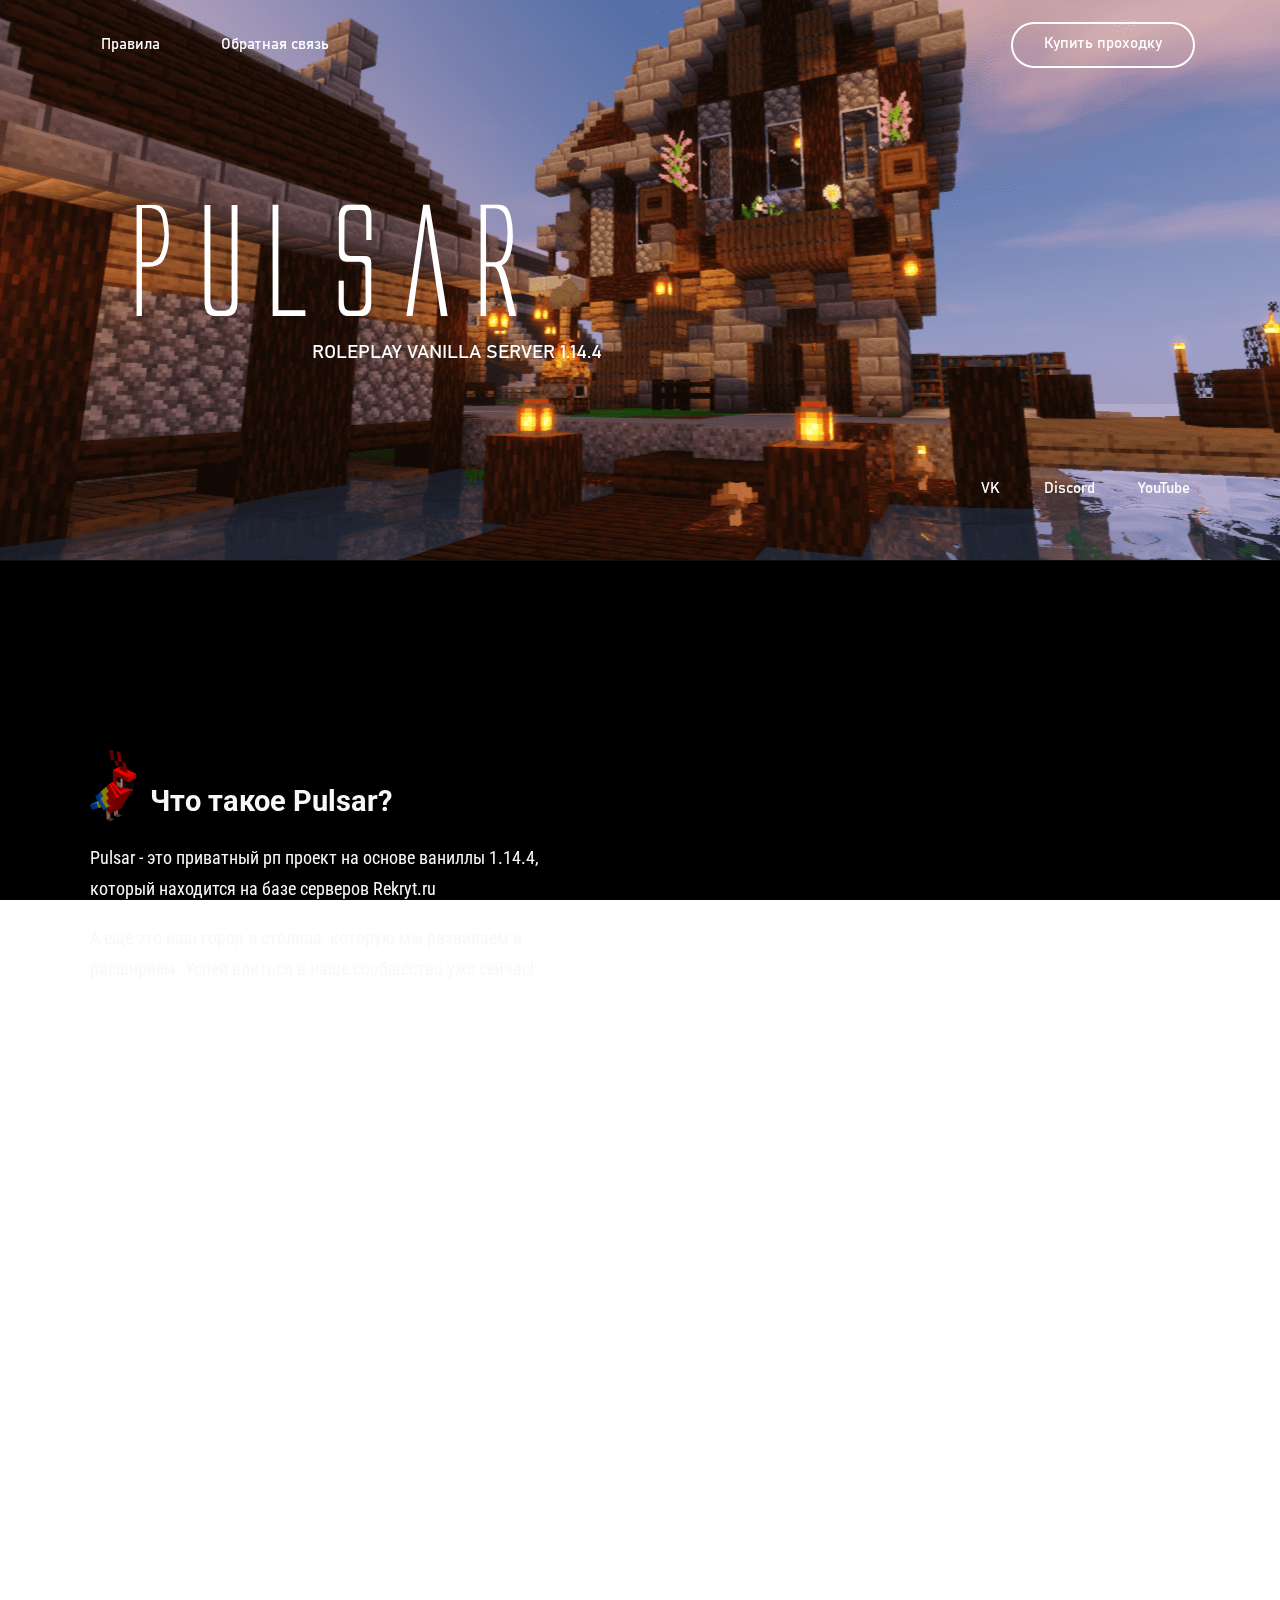
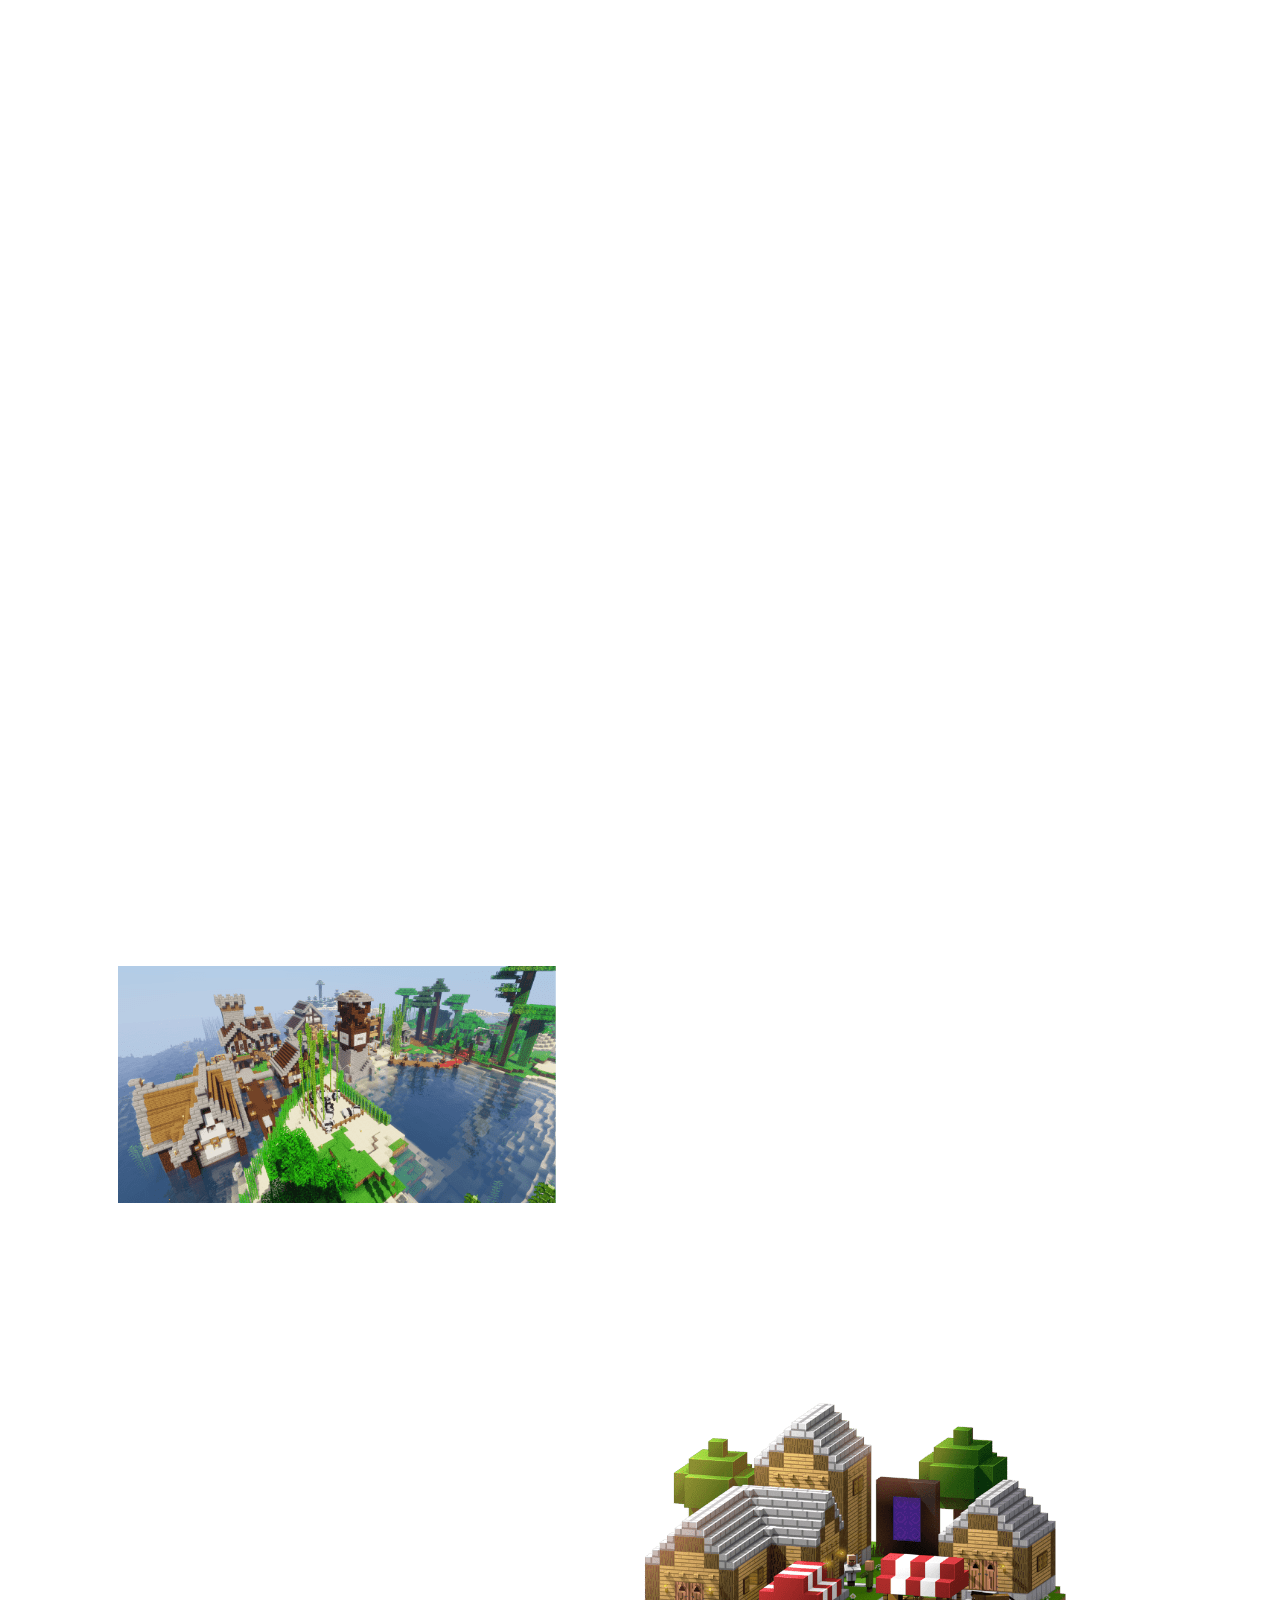
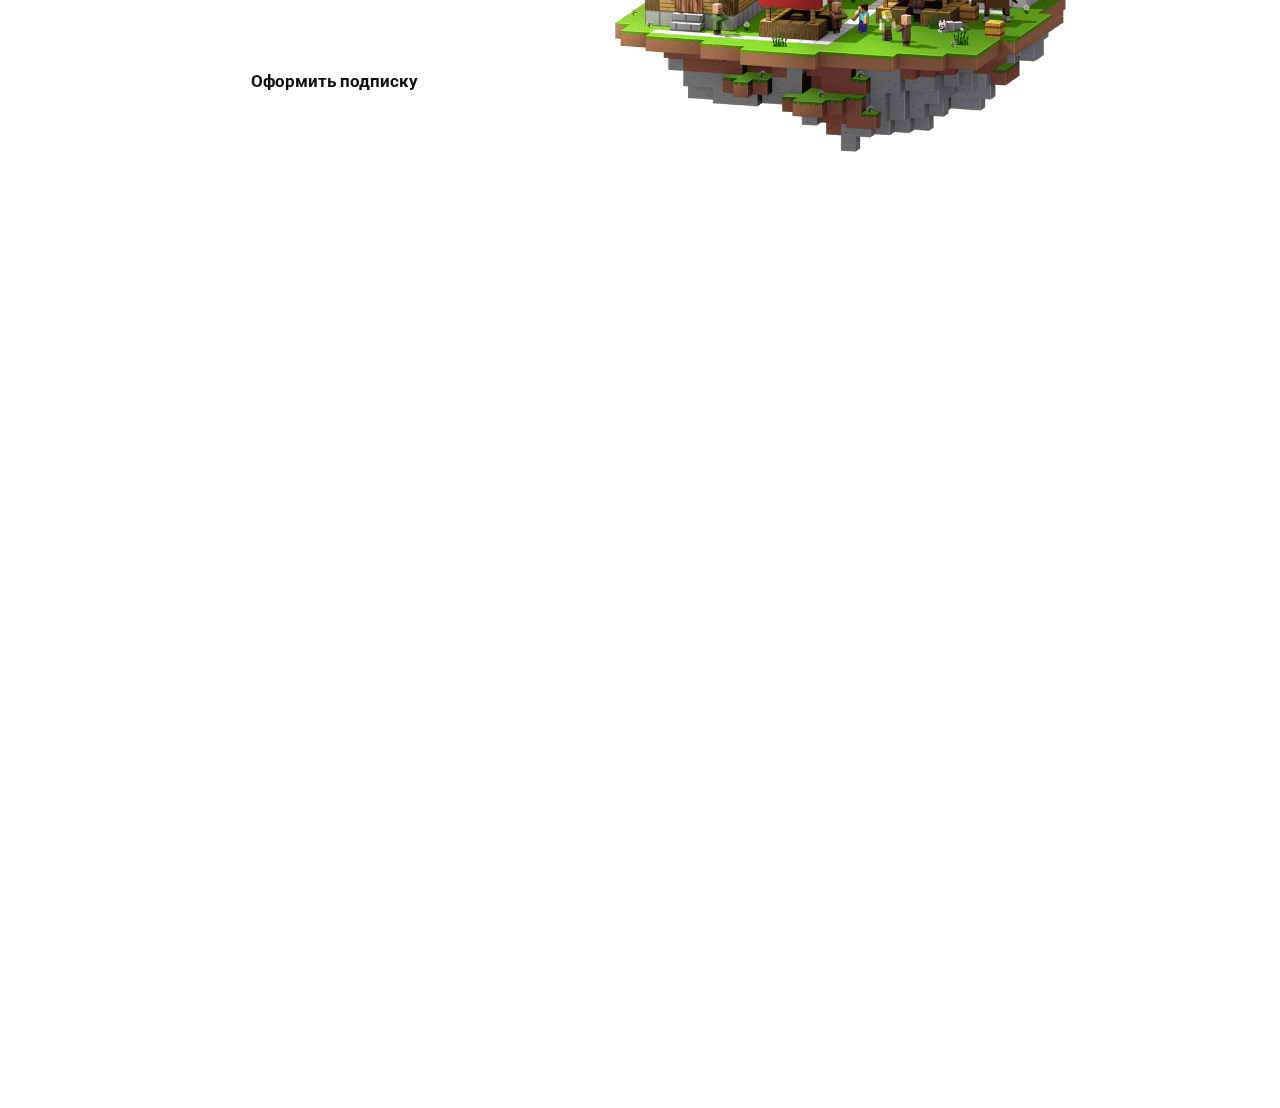
<file: index.html>
<!DOCTYPE html>
<html lang="ru">
<head>
    <!-- Required meta tags -->
    <META NAME="ROBOTS" CONTENT="INDEX, FOLLOW">
    <meta charset="utf-8">
    <title>Ролевой сервер Pulsar</title>
    <meta name="description" content="Ролевой сервер Pulsar на верси 1.14.4 в minecraft">
    <meta name="keywords" content="майнкрафт, сервер, ролевой, рп, ролевые, minecraft, rp, roleplay, pulsar, пульсар, рекрут, rekryt.ru, 1.14.4">
    <meta name="verification" content="ef73a042108003fddb7477594b5ca2" />
    <!-- OG Tags -->
    <meta property="og:title" content="Ролевой сервер Pulsar">
    <meta property="og:description" content="Ролевой сервер Pulsar на верси 1.14.4 в minecraft">
    <meta property="og:type" content="article">
    <meta property="og:image" content="https://pulsar.rekryt.ru/img/ogimage.jpg">
    <meta property="og:site_name" content="Ролевой сервер Pulsar">
    <meta name="viewport" content="width=device-width, initial-scale=1, shrink-to-fit=no">
    <!-- FAVICON -->
    <link rel="icon" href="https://pulsar.rekryt.ru/img/favicon.ico" type="image/x-icon">
    <link rel="shortcut icon" href="https://pulsar.rekryt.ru/favicon.ico" type="image/x-icon">
    <!-- Styles -->
    <link href="https://fonts.googleapis.com/css?family=Roboto+Condensed:300,400|Roboto:700&display=swap" rel="stylesheet">
    <link rel="stylesheet" href="css/animate.css">
    <link rel="stylesheet" href="css/normalize.css">
    <link rel="stylesheet" href="css/main.css">
    <link rel="stylesheet" href="css/media.css">
</head>
<body>
    <canvas width="1440" height="1481"></canvas>
    
    <header class="animated fadeIn">
        <div class="container">
           <nav>
               <ul class="menu-box">
                   <li class="menu-item"><a href="https://sijunma.github.io/pulsar/rules/rules.html">Правила</a></li>
                   <li class="menu-item"><a id="feedback">Обратная связь</a></li>
               </ul>
               <a href="#offer" class="go-to chost-btn">Купить проходку</a>
           </nav>
           <div class="h1-wrapper">
               <h1>Pulsar</h1>
                <p>Roleplay vanilla server 1.14.4</p>
           </div>
           <ul class="social-box">
               <li class="social-item"><a href="#">VK</a></li>
               <li class="social-item"><a href="https://discord.gg/qGWyCP">Discord</a></li>
               <li class="social-item"><a href="https://www.youtube.com/channel/UCdKNWoR7jgcVMbKkwv-3Ohg">YouTube</a></li>
           </ul>
        </div>
    </header>

    <section id="about">
        <div class="container">
            <div class="about-wrapper">
                <h2>Что такое Pulsar?</h2>
                <p>Pulsar - это приватный рп проект на основе ваниллы 1.14.4, который находится на базе серверов Rekryt.ru</p>
                <p>А еще это наш город и столица, которую мы развиваем и расширяем. Успей влиться в наше сообщество уже сейчас!</p>
            </div>

            <img src="img/about-img.png" height="296" width="308" class="hidden scroll1 animated">
        </div>
    </section>

    <section id="about-img" class="hidden scroll2 animated">
    </section>

    <section id="triggers">
        <div class="container">
            <h2>В мире Pulsar вы встретите</h2>
            <ul class="trigger-box">
                <li class="trigger-item hidden scroll3 animated">
                Дружное коммюнити</li>
                <li class="trigger-item hidden scroll3 animated delay-1s">
                Ролевые должности</li>
                <li class="trigger-item hidden scroll3 animated delay-2s">
                Интерактивы и ивенты</li>
            </ul>

            <div class="tr-des-wrapper">
                <img src="img/tr-bg.png" width="438" height="237">
                <p class="triggers-des">Ролевой проект, это не просто ванильное выживание, а настоящая вторая жизнь в игре. Вы можете взаимодействовать с игроками от лица своего персонажа, строить добрые взаимоотношения или плести интриги, а так же основывать города или укреплять статус в уже существующих. Ваши пути развития неограниченны!
                </p>
            </div>
        </div>
    </section>

    <section id="offer">
        <div class="container flex-center">
            <div class="offer-wrapper">
                <p>Присоединяйся!</p>
                <b>Всего 650₽</b>
                <p>НАВСЕГДА!</p>
                <a id="buy" href="https://www.donationalerts.com/r/pulsar_rekryt" class="wh-btn">Оформить подписку</a>
            </div>
            <img src="img/offer-bg.png" width="451" height="349" class="box bounce-1">
        </div>
        <div class="container">
<!--             <h3>Несколько способов оплаты:</h3>
            <ul class="pay-box">
                <li class="pay-item d-a"><a href="https://www.donationalerts.com/r/pulsar_rekryt" title="Donation Alerts">Donation<span>Alerts</span></a></li>
                <li class="pay-item sb"><a href="#s" title="Сбербанк"><i class="visually-hidden">Сбербанк России</i></a></li>
                <li class="pay-item up"><a href="#" title="UnitPay"><i class="visually-hidden">UnitPay</i></a></li>
                <li class="pay-item ya"><a href="https://money.yandex.ru/to/410015235949336/650" title="Яндекс Деньги"><span>Я</span>ндекс</a></li>
                <li class="pay-item pb"><a href="https://privatbank.ua/ru/sendmoney?payment=1c28195360" title="ПриватБанк Украины"><i class="visually-hidden">ПриватБанк Украины</i></a></li>
            </ul> -->
        </div>
    </section>

    <footer class="hidden scroll2 animated">

            <p>2020 © Pulsar    |    Все права защищены   |   IP:rekryt.ru</p>

    </footer>

        <section>
            <div class="dark-wrapper popup-text popup-feedback">
                <div class="popup-main center">
                    <h3>Написать руководству проекта</h3>
                    <button class="close-btn close-btn" type="button"></button>

                    <p>Вы можете написать нам письмо со своими предложениями, техническими вопросами, о проблемах с оплатой</p>

                    <form method="post" action="isterikaa76@mail.ru">
                        <p>
                            <label for="msg-title" class="visually-hidden">Тема письма</label>
                            <input class="popup-area" id="msg-title" type="text" name="title" placeholder="Тема" required>
                        </p>
                        <p>
                            <label for="msg-email" class="visually-hidden">Тема письма</label>
                            <input class="popup-area" id="msg-email" type="email" name="email" placeholder="Ваш e-mail" required>
                        </p>
                        <p>
                            <label for="msg-email" class="visually-hidden">Тема письма</label>
                            <textarea class="popup-area popup-textarea" id="msg-text" type="text" name="message" placeholder="Текст письма" required></textarea>
                        </p>
                        <button type="submit" class="wh-btn popup-btn">Отправить</button>
                    </form>


                </div>
            </div>
            
        </section>

<!--         <section>
            <div class="dark-wrapper popup-buy">
                <div class="popup-main center">
                    <h3>Выберите способ оплаты</h3>
                    <button class="close-btn close-btn" type="button"></button>

                    <div class="pay-box-wrapper">
                        <ul class="pay-box">
                            <li class="pay-item d-a"><a href="https://www.donationalerts.com/r/pulsar_rekryt" title="Donation Alerts">Donation<span>Alerts</span></a></li>
                            <li class="pay-item sb"><a href="#s" title="Для оплаты свяжитесь с нами через сайт"><i class="visually-hidden">Сбербанк России</i></a></li>
                            <li class="pay-item ya"><a href="https://money.yandex.ru/to/410015235949336/650" title="Яндекс Деньги"><span>Я</span>ндекс</a></li>
                            <li class="pay-item pb"><a href="https://privatbank.ua/ru/sendmoney?payment=1c28195360" title="ПриватБанк Украины"><i class="visually-hidden">ПриватБанк Украины</i></a></li>
                        </ul>

                        <div>
                            <div class="UP-wrapper"> 
                                <a href="#" class="up" title="UnitPay"><i class="visually-hidden">UnitPay</i></a>
                                <p>Профессиональный платежный инструмент
                                с несколькими способами оплаты</p>
                            </div>

                            <img src="img/up-ways.png">
                        </div>
                    </div>


                </div>
            </div>
            
        </section> -->

<script src="https://code.jquery.com/jquery-3.2.1.min.js"></script>
<script type="text/javascript" src="js/main.js"></script>



</body>
</html>
</file>
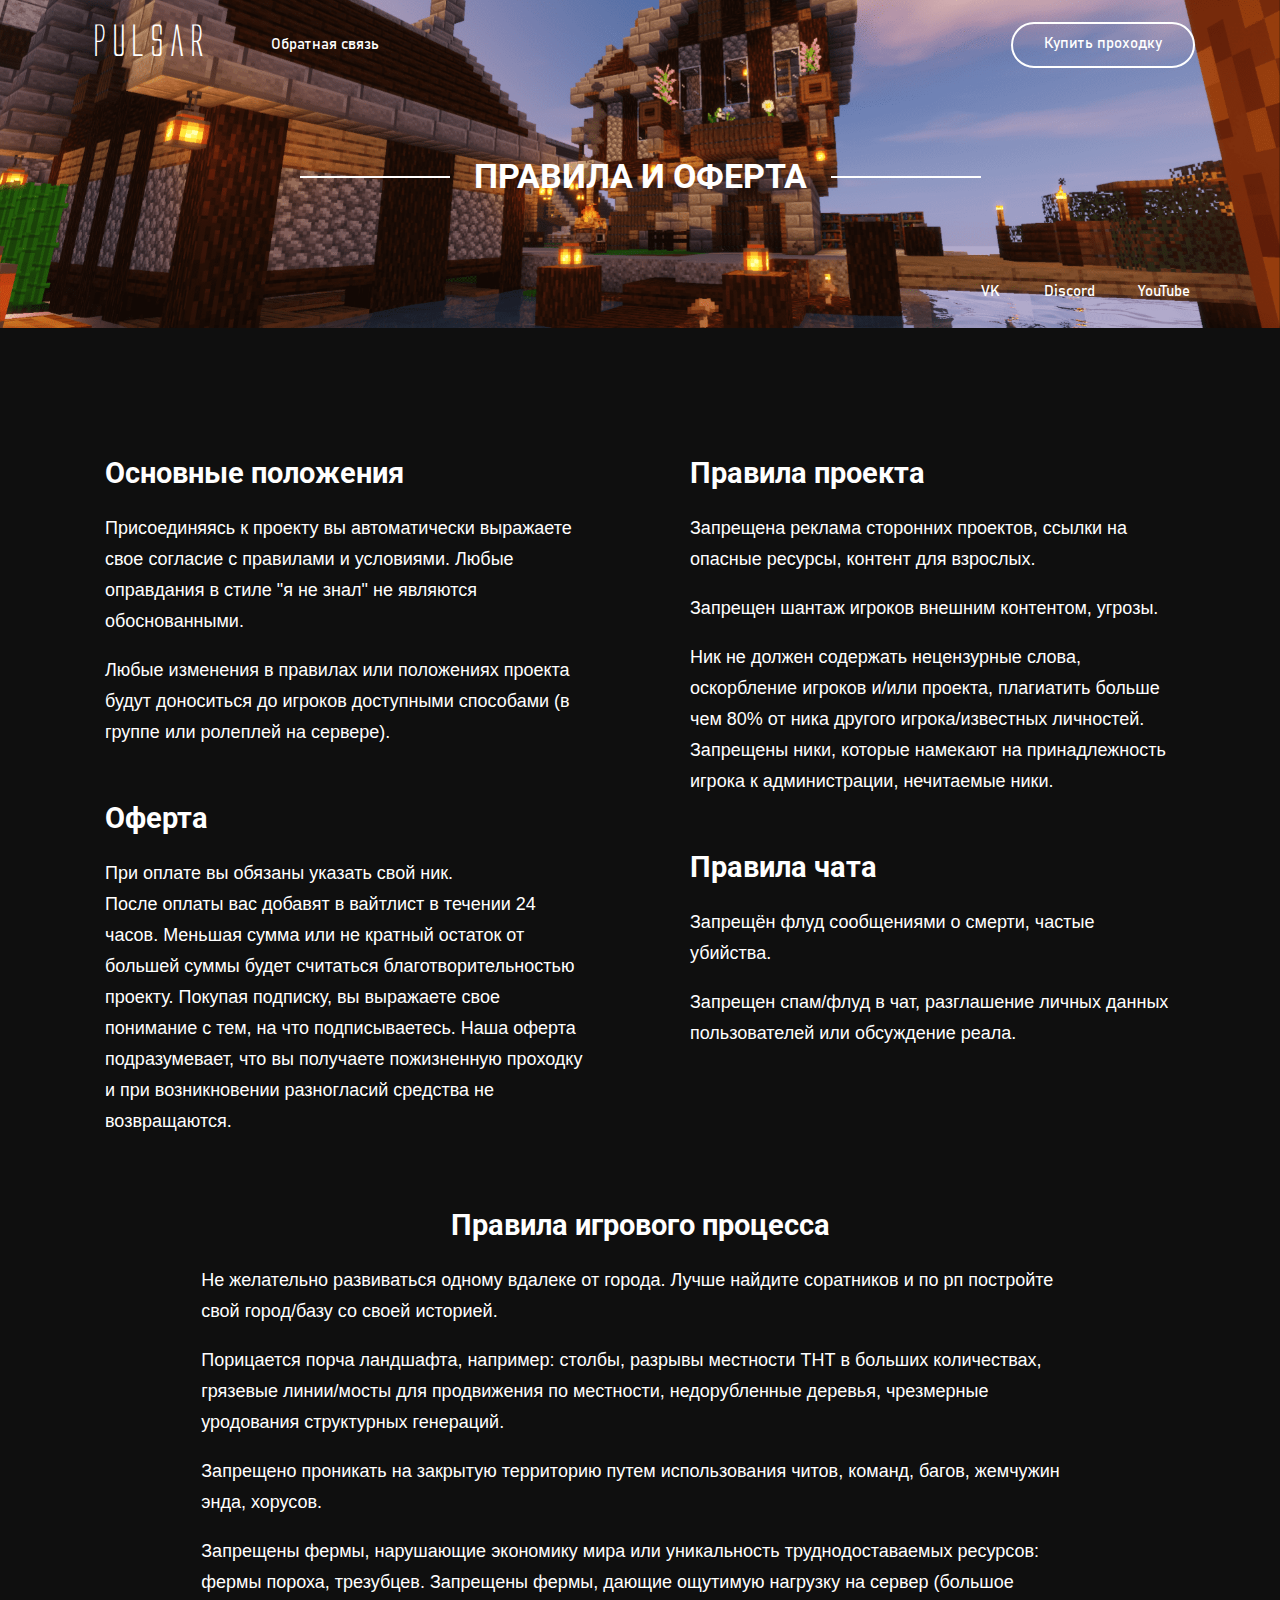
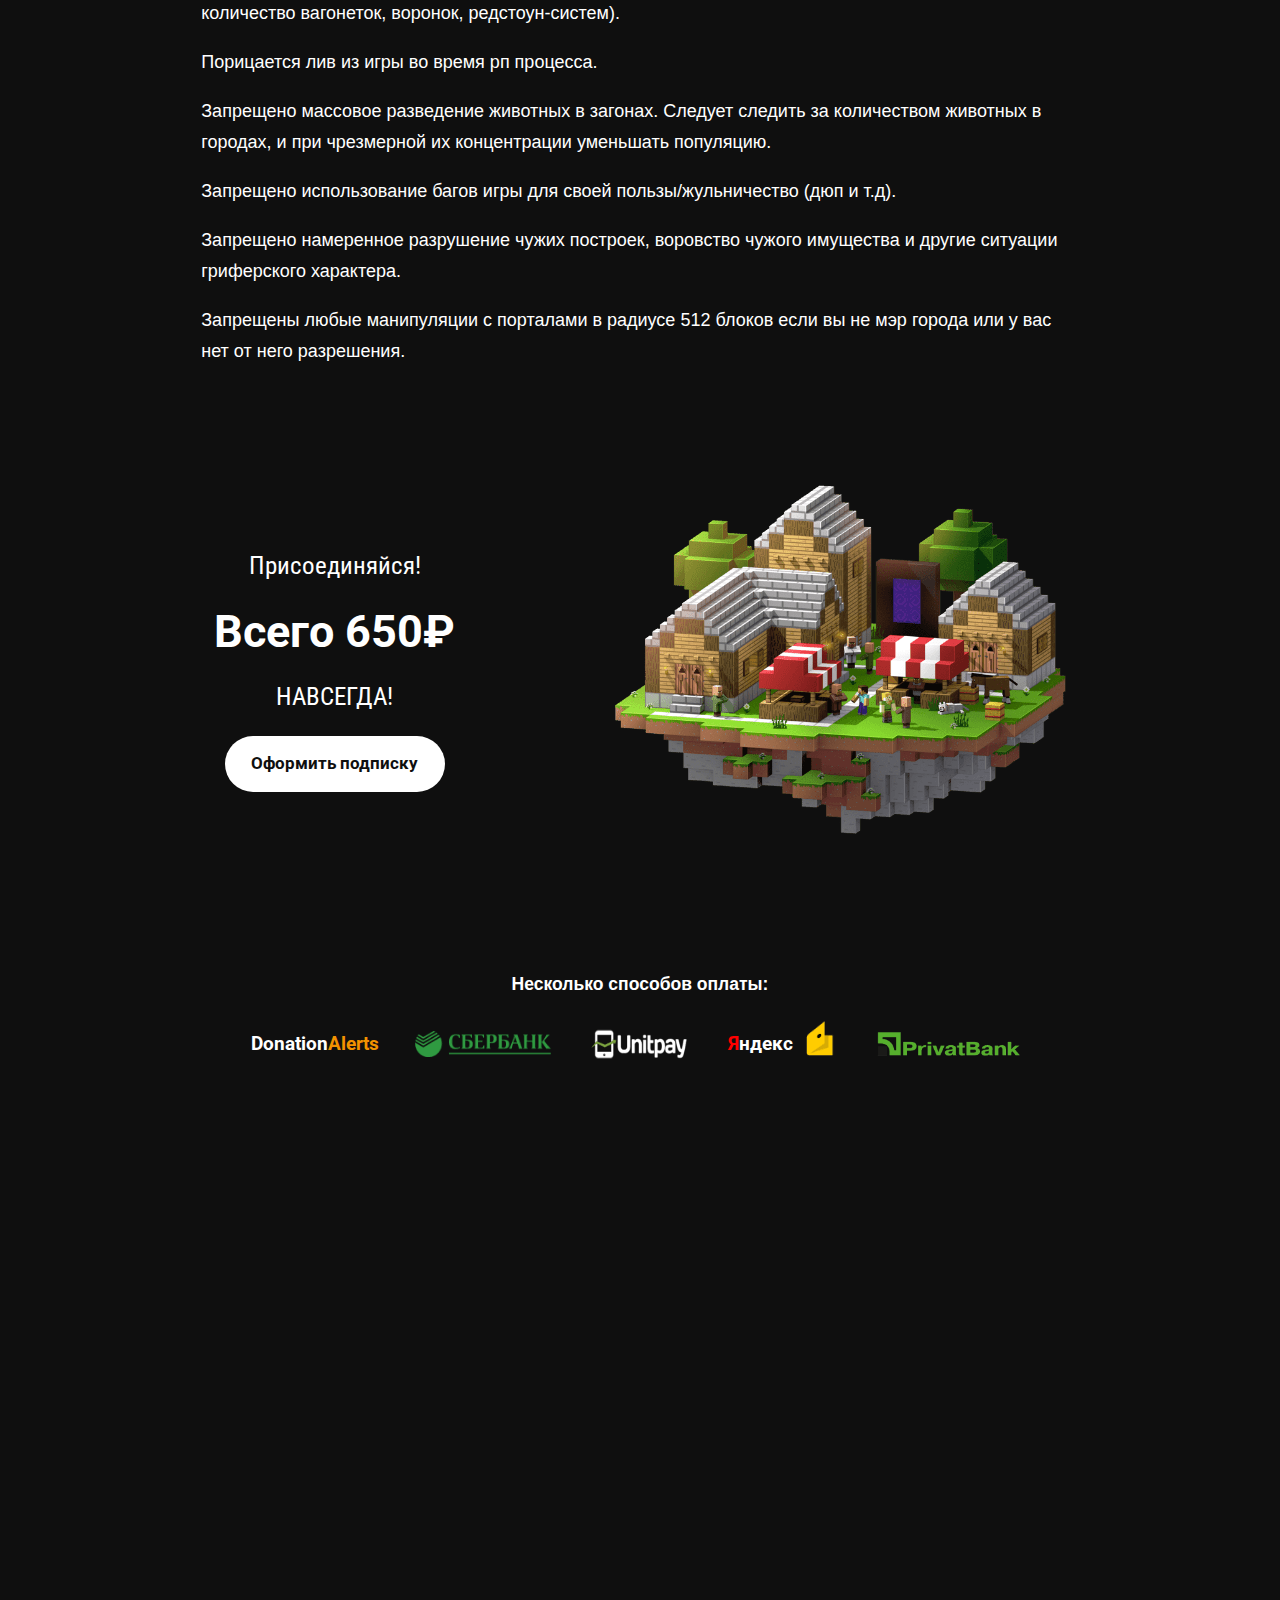
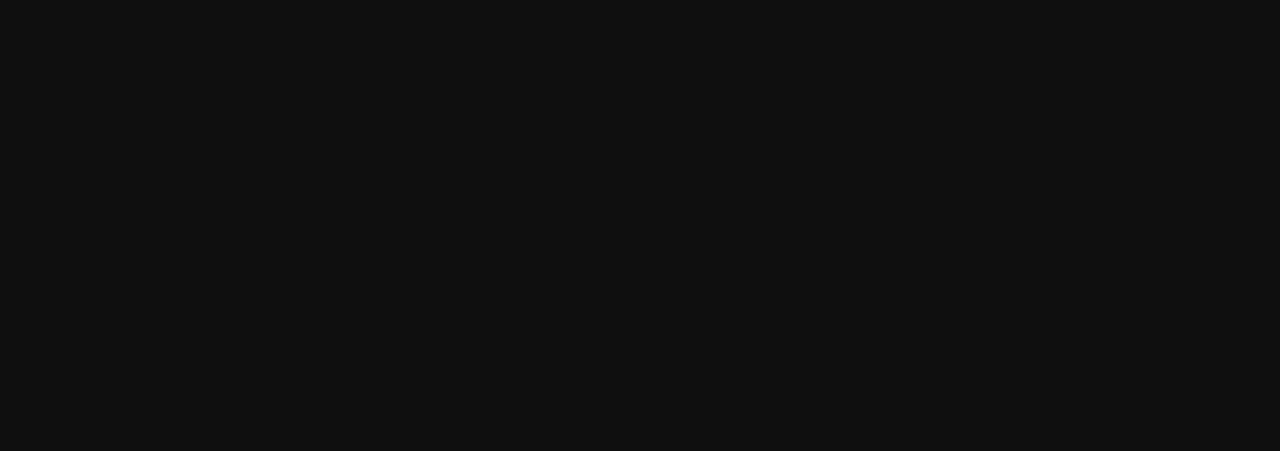
<file: rules/rules.html>
<!DOCTYPE html>
<html lang="ru">
<head>
    <!-- Required meta tags -->
    <meta charset="utf-8">
    <meta name="viewport" content="width=device-width, initial-scale=1, shrink-to-fit=no">
    <meta name="verification" content="ef73a042108003fddb7477594b5ca2" />
    <link href="https://fonts.googleapis.com/css?family=Roboto+Condensed:300,400|Roboto:700&display=swap" rel="stylesheet">
    <link rel="stylesheet" href="css/animate.css">
    <link rel="stylesheet" href="css/normalize.css">
    <link rel="stylesheet" href="css/main.css">
    <link rel="stylesheet" href="css/media.css">

</head>
<body class="page">
    
    <header class="animated fadeIn">
        <div class="container">
           <nav>
               <ul class="menu-box">
                    <li class="menu-item logo-text"><a href="https://sijunma.github.io/pulsar/index.html">Pulsar</a></li>
                   <li class="menu-item"><a id="feedback">Обратная связь</a></li>
               </ul>
               <a href="#offer" class="go-to chost-btn">Купить проходку</a>
           </nav>
           <div class="h1-wrapper">
               <h1>Правила и оферта</h1>
           </div>
           <ul class="social-box">
               <li class="social-item"><a href="#">VK</a></li>
               <li class="social-item"><a href="https://discord.gg/qGWyCP">Discord</a></li>
               <li class="social-item"><a href="https://www.youtube.com/channel/UCdKNWoR7jgcVMbKkwv-3Ohg">YouTube</a></li>
           </ul>
        </div>
    </header>

    <section id="rules-content">
        <div class="container">
            <div class="two-col-wrapper">
                <div class="one-col-text">
                    <h2>Основные положения</h2>
                    <p>Присоединяясь к проекту вы автоматически выражаете свое согласие с правилами и условиями. Любые оправдания в стиле "я не знал" не являются обоснованными.</p>
                    <p>Любые изменения в правилах или положениях проекта будут доноситься до игроков доступными способами (в группе или ролеплей на сервере).</p>

                    <h2>Оферта</h2>
                    <p>При оплате вы обязаны указать свой ник. <br>После оплаты вас добавят в вайтлист в течении 24 часов.
                    Меньшая сумма или не кратный остаток от большей суммы будет считаться благотворительностью проекту. 
                    Покупая подписку, вы выражаете свое понимание с тем, на что подписываетесь. Наша оферта подразумевает, что вы получаете пожизненную проходку и при возникновении разногласий средства не возвращаются.</p>
                </div>

                <div class="one-col-text">
                    <h2>Правила проекта</h2>
                    <p>Запрещена реклама сторонних проектов, ссылки на опасные ресурсы, контент для взрослых.</p>
                    <p>Запрещен шантаж игроков внешним контентом, угрозы. </p>
                    <p>Ник не должен содержать нецензурные слова, оскорбление игроков и/или проекта, плагиатить больше чем 80% от ника другого игрока/известных личностей. Запрещены ники, которые намекают на принадлежность игрока к администрации, нечитаемые ники. </p>

                    <h2>Правила чата</h2>
                    <p>Запрещён флуд сообщениями о смерти, частые убийства.</p>
                    <p>Запрещен спам/флуд в чат, разглашение личных данных пользователей или обсуждение реала.</p>
                </div>
            </div>

            <div class="one-col-text col-center">
                <h2>Правила игрового процесса</h2>
                <p>Не желательно развиваться одному вдалеке от города. Лучше найдите соратников и по рп постройте свой город/базу со своей историей.</p>
                <p>Порицается порча ландшафта, например: столбы, разрывы местности ТНТ в больших количествах, грязевые линии/мосты для продвижения по местности, недорубленные деревья, чрезмерные уродования структурных генераций.</p>
                <p>Запрещено проникать на закрытую территорию путем использования читов, команд, багов, жемчужин энда, хорусов.</p>
                <p>Запрещены фермы, нарушающие экономику мира или уникальность труднодоставаемых ресурсов: фермы пороха, трезубцев. Запрещены фермы, дающие ощутимую нагрузку на сервер (большое количество вагонеток, воронок, редстоун-систем).</p>
                <p>Порицается лив из игры во время рп процесса.</p>
                <p>Запрещено массовое разведение животных в загонах. Следует следить за количеством животных в городах, и при чрезмерной их концентрации уменьшать популяцию.</p>
                <p>Запрещено использование багов игры для своей пользы/жульничество (дюп и т.д).</p>
                <p>Запрещено намеренное разрушение чужих построек, воровство чужого имущества и другие ситуации гриферского характера.</p>
                <p>Запрещены любые манипуляции с порталами в радиусе 512 блоков если вы не мэр города или у вас нет от него разрешения.</p>
            </div>
            
        </div>
    </section>

    <section id="offer">
        <div class="container flex-center">
            <div class="offer-wrapper">
                <p>Присоединяйся!</p>
                <b>Всего 650₽</b>
                <p>НАВСЕГДА!</p>
                <a id="buy" class="wh-btn">Оформить подписку</a>
            </div>
            <img src="img/offer-bg.png" width="451" height="349" class="box bounce-1">
        </div>
        <div class="container">
            <h3>Несколько способов оплаты:</h3>
            <ul class="pay-box">
                <li class="pay-item d-a"><a href="https://www.donationalerts.com/r/pulsar_rekryt" title="Donation Alerts">Donation<span>Alerts</span></a></li>
                <li class="pay-item sb"><a href="#s" title="Сбербанк"><i class="visually-hidden">Сбербанк России</i></a></li>
                <li class="pay-item up"><a href="#" title="UnitPay"><i class="visually-hidden">UnitPay</i></a></li>
                <li class="pay-item ya"><a href="https://money.yandex.ru/to/410015235949336/650" title="Яндекс Деньги"><span>Я</span>ндекс</a></li>
                <li class="pay-item pb"><a href="https://privatbank.ua/ru/sendmoney?payment=1c28195360" title="ПриватБанк Украины"><i class="visually-hidden">ПриватБанк Украины</i></a></li>
            </ul>
        </div>
    </section>

    <footer class="hidden scroll2 animated">

            <p>2020 © Pulsar    |    Все права защищены   |   IP:rekryt.ru</p>

    </footer>

        <section>
            <div class="dark-wrapper popup-feedback">
                <div class="popup-main center">
                    <h3>Написать руководству проекта</h3>
                    <button class="close-btn close-btn" type="button"></button>

                    <p>Вы можете написать нам письмо со своими предложениями, техническими вопросами, о проблемах с оплатой</p>

                    <form method="post" action="https://echo.htmlacademy.ru">
                        <p>
                            <label for="msg-title" class="visually-hidden">Тема письма</label>
                            <input class="popup-area" id="msg-title" type="text" name="title" placeholder="Тема" required>
                        </p>
                        <p>
                            <label for="msg-email" class="visually-hidden">Тема письма</label>
                            <input class="popup-area" id="msg-email" type="email" name="email" placeholder="Ваш e-mail" required>
                        </p>
                        <p>
                            <label for="msg-email" class="visually-hidden">Тема письма</label>
                            <textarea class="popup-area popup-textarea" id="msg-text" type="text" name="message" placeholder="Текст письма" required></textarea>
                        </p>
                        <button type="submit" disabled class="wh-btn popup-btn">Отправить</button>
                    </form>


                </div>
            </div>
            
        </section>

        <section>
            <div class="dark-wrapper popup-buy">
                <div class="popup-main center">
                    <h3>Выберите способ оплаты</h3>
                    <button class="close-btn close-btn" type="button"></button>

                    <div class="pay-box-wrapper">
                        <ul class="pay-box">
                            <li class="pay-item d-a"><a href="https://www.donationalerts.com/r/pulsar_rekryt" title="Donation Alerts">Donation<span>Alerts</span></a></li>
                            <li class="pay-item sb"><a href="#s" title="Для оплаты свяжитесь с нами через сайт"><i class="visually-hidden">Сбербанк России</i></a></li>
                            <li class="pay-item ya"><a href="https://money.yandex.ru/to/410015235949336/650" title="Яндекс Деньги"><span>Я</span>ндекс</a></li>
                            <li class="pay-item pb"><a href="https://privatbank.ua/ru/sendmoney?payment=1c28195360" title="ПриватБанк Украины"><i class="visually-hidden">ПриватБанк Украины</i></a></li>
                        </ul>

                        <div>
                            <div class="UP-wrapper"> 
                                <a href="#" class="up" title="UnitPay"><i class="visually-hidden">UnitPay</i></a>
                                <p>Профессиональный платежный инструмент
                                с несколькими способами оплаты</p>
                            </div>

                            <img src="img/up-ways.png">
                        </div>
                    </div>


                </div>
            </div>
            
        </section>

<script src="https://code.jquery.com/jquery-3.2.1.min.js"></script>
<script type="text/javascript" src="js/main.js"></script>
</body>
</html>
</file>
<file: css/main.css>
@font-face {
  font-weight: 400;
  font-family: "ALIEN";
  font-style: normal;
  src: url("../fonts/ALIEN5.woff") format("woff");
}

@font-face {
  font-weight: 200;
  font-family: "bahnschrift";
  font-style: normal;
  src: url("../fonts/bahnschrift-light.woff") format("woff");
}

@font-face {
  font-weight: 600;
  font-family: "bahnschrift";
  font-style: normal;
  src: url("../fonts/bahnschrift-semibold.woff") format("woff");
}


body {
  margin: 0;
  position: absolute;
  width: 100%;
  height: 100%;
}
canvas {
  position: fixed;
  width: 100%;
  height: 100%;
  z-index: -999999999;
}
[class^="letter"] {
  -webkit-transition: opacity 3s ease;
  -moz-transition: opacity 3s ease;
  transition: opacity 3s ease;
}
.letter-0 {
  transition-delay: 0.2s;
}
.letter-1 {
  transition-delay: 0.4s;
}
.letter-2 {
  transition-delay: 0.6s;
}
.letter-3 {
  transition-delay: 0.8s;
}
.letter-4 {
  transition-delay: 1.0s;
}
.letter-5 {
  transition-delay: 1.2s;
}
.letter-6 {
  transition-delay: 1.4s;
}
.letter-7 {
  transition-delay: 1.6s;
}
.letter-8 {
  transition-delay: 1.8s;
}
.letter-9 {
  transition-delay: 2.0s;
}
.letter-10 {
  transition-delay: 2.2s;
}
.letter-11 {
  transition-delay: 2.4s;
}
.letter-12 {
  transition-delay: 2.6s;
}
.letter-13 {
  transition-delay: 2.8s;
}
.letter-14 {
  transition-delay: 3.0s;
}
.letter-15 {
  transition-delay: 3.2s;
}



html {
  scroll-behavior: smooth;
}

body {
    font-family: 'Arial', sans-serif;
    font-size: 15px;
    color: #fff;
/*    background-color: #0F0F0F;*/
}

header {
    background: #0F0F0F url('../img/bg-head.png') no-repeat center top / cover;
    height: 561px;
    color: #fff;
}

#about-img {
	background: #0F0F0F url('../img/about-bg.png') no-repeat center top / cover;
    height: 820px;
    position: relative;
    z-index: 0;
}

footer {
	background: #0F0F0F url('../img/ft-bg.png') no-repeat center top / cover;
    height: 777px;
    position: relative;
    margin-top: 132px;
    margin-bottom: 75px;
    color: #9C9C9C;
    display: -webkit-box;
    display: -ms-flexbox;
    display: flex;
    -webkit-box-align: end;
        -ms-flex-align: end;
            align-items: flex-end;
    -webkit-box-pack: center;
        -ms-flex-pack: center;
            justify-content: center;
}

h1, h2, h3, h4, h5, h6 {

}

h1 {
	font-weight: 400;
  	font-family: "ALIEN";
  	font-size: 148px;
  	margin: 0;
  	padding: 0;
}

h2	{
	font-size: 29px;
	font-family: "Roboto";
	font-weight: 700;
}

ul, li {
    display: block;
    padding: 0;
    margin: 0;
}

.visually-hidden {
	position: absolute;
	width: 1px;
	height: 1px;
	margin: -1px;
	border: 0;
	padding: 0;
	clip: rect(0 0 0 0);
	overflow: hidden;
}

header .container {
	height: 100%;
	display: -webkit-box;
	display: -ms-flexbox;
	display: flex;
    -webkit-box-orient: vertical;
    -webkit-box-direction: normal;
        -ms-flex-direction: column;
            flex-direction: column;
    -webkit-box-pack: justify;
        -ms-flex-pack: justify;
            justify-content: space-between;
}

.container {
    max-width: 1170px;
    margin: 0 auto;
}

nav	{
	display: -webkit-box;
	display: -ms-flexbox;
	display: flex;
	-webkit-box-align: center;
	    -ms-flex-align: center;
	        align-items: center;
	height: auto;
	box-sizing: border-box;
    margin-top: 20px;
    margin-bottom: 20px;
}

.menu-item {
	margin-right: 30px;
	height: 50px;
	display: -webkit-box;
	display: -ms-flexbox;
	display: flex;
	text-align: center;
	-webkit-box-align: center;
	    -ms-flex-align: center;
	        align-items: center;
}

.menu-item a,
.social-item a {
	color: #fff;
	text-decoration: none;
	font-weight: 200;
  	font-family: "bahnschrift";
  	font-size: 15px;
  	-webkit-transition: all 0.3s ease;;
  -o-transition: all 0.3s ease;;
  transition: all 0.3s ease;
  -webkit-box-sizing:  border-box;
          box-sizing:  border-box;
  width: 140px;
  text-align: center;
}

.menu-item:first-child a {
	width: 90px;
}

.social-item a {
	width: 60px;
	height: 45px;
	display: block;
	text-align: right;
}

.menu-item a:hover,
.social-item a:hover {
	font-size: 18px;
	-webkit-transition: all 0.3s ease;;
  -o-transition: all 0.3s ease;;
  transition: all 0.3s ease; 
}

.menu-box {
	display: -webkit-box;
	display: -ms-flexbox;
	display: flex;
	margin-left: 30px;
/*	align-items: baseline;*/
	height: 50px;
}

.chost-btn {
	text-decoration: none;
	text-align: center;
	display: block;
	background: none;
	border: none;
	color: #fff;
	height: 42px;
	width: 180px;
	border: 2px solid #fff;
	border-radius: 152px;
	line-height: 40px;
	font-weight: 600;
  	font-family: "bahnschrift";
  	margin-left: auto;
  	cursor: pointer;
  	margin-right: 30px;
}

.h1-wrapper {
	margin-left: 70px;
	margin-top: -20px;
}

.h1-wrapper p {
	margin: 0;
	padding: 0;
	font-weight: 600;
  	font-family: "bahnschrift";
  	font-size: 19px;
  	margin-top: -15px;
  	margin-left: 187px;
  	text-transform: uppercase;
}

.social-box {
	font-family: "Roboto";
	font-weight: 700;
	display: -webkit-box;
	display: -ms-flexbox;
	display: flex;
	font-size: 17px;
	margin-left: auto;
	margin-bottom: 36px;
}

.social-item {
	margin-right: 35px;
}

#about {
	color: #F9F8F8;
	padding-bottom: 104px;
}

.about-wrapper {
	width: 500px;
	margin-top: 80px;
}

.about-wrapper p {
	font-weight: 400;
  	font-family: "Roboto Condensed";
  	font-size: 18px;
  	line-height: 31px;
}

#about .container {
	display: -webkit-box;
	display: -ms-flexbox;
	display: flex;
	-webkit-box-pack: justify;
	    -ms-flex-pack: justify;
	        justify-content: space-between;
	padding: 90px;
	padding-top: 120px;
}

#about img {
	margin-right: 50px;
	margin-top: 10px;
}

#about h2 {
	position: relative;
	padding-left: 60px;
}

#about h2:before {
	display: block;
	content: '';
	width: 46px;
	height: 77px;
	background-image: url('../img/h2-bg.png');
	position: absolute;
	left: 0;
	top: -38px;
}

#about-img:before {
	display: block;
	content: '';
	width: 100%;
	height: 187px;
	background-image: url('../img/bg-up.svg');
	position: absolute;
	top: -37px;
	left: -2px;
}

#about-img:after {
	display: block;
	content: '';
	width: 100%;
	height: 187px;
	background-image: url('../img/bg-down.svg');
	margin-top: auto;
	position: absolute;
	bottom: -52px;
	left: -2px;
}

.trigger-box {
	display: -webkit-box;
	display: -ms-flexbox;
	display: flex;
	font-size: 20px;
	font-family: "Roboto";
	font-weight: 700;
	width: 100%;
	-ms-flex-pack: distribute;
	    justify-content: space-around;
}

.trigger-item:before {
	display: block;
	content: '';
}

.trigger-item {
	text-align: center;
	display: -webkit-box;
	display: -ms-flexbox;
	display: flex;
	-webkit-box-align: center;
	    -ms-flex-align: center;
	        align-items: center;
	-webkit-box-orient: vertical;
	-webkit-box-direction: normal;
	    -ms-flex-direction: column;
	        flex-direction: column;
	-webkit-box-pack: justify;
	    -ms-flex-pack: justify;
	        justify-content: space-between;
}

.trigger-item:nth-child(1):before {
	width: 97px;
	height: 88px;
	background-image: url('../img/com.png');
		margin-bottom: 10px;
}

.trigger-item:nth-child(2):before {
	width: 83px;
	height: 73px;
	background-image: url('../img/rp.png');
}

.trigger-item:nth-child(3):before {
	width: 94px;
	height: 86px;
	background-image: url('../img/iv.png');
		margin-bottom: 10px;
}

#triggers h2 {
	margin-top: 170px;
	margin-bottom: 90px;
	text-align: center;
}

.triggers-des {
	width: 566px;
	margin-left: 40px;
	font-size: 18px;
	line-height: 28px;
	font-weight: 400;
	font-family: "Roboto Condensed";
}

.tr-des-wrapper {
	display: -webkit-box;
	display: -ms-flexbox;
	display: flex;
	-webkit-box-align: center;
	    -ms-flex-align: center;
	        align-items: center;
	margin-top: 135px;
	-webkit-box-pack: center;
	    -ms-flex-pack: center;
	        justify-content: center;
	margin-bottom: 100px;
}

.offer-wrapper {
	text-align: center;
	margin-right: 160px;
}

.wh-btn {
	display: block;
	margin-left: auto;
    margin-right: auto;
	text-decoration: none;
	height: 56px;
	line-height: 55px;
	color: #0F0F0F;
	border-radius: 152px;
	width: 220px;
	background-color: #FFFFFF;
	border: none;
	-webkit-box-sizing: border-box;
	        box-sizing: border-box;
	font-family: "Roboto";
	font-weight: 700;
	font-size: 17px;
	cursor: pointer;
}

.offer-wrapper p {
	font-family: "Roboto Condensed";
	font-weight: 400;
	font-size: 25px;
}

.offer-wrapper b {
	font-size: 45px;
	font-family: "Roboto";
	font-weight: 700;
}

#offer .flex-center {
	display: -webkit-box;
	display: -ms-flexbox;
	display: flex;
	-webkit-box-align: center;
	    -ms-flex-align: center;
	        align-items: center;
	-webkit-box-pack: center;
	    -ms-flex-pack: center;
	        justify-content: center;
	padding-top: 100px;
}

#offer h3 {
	text-align: center;
	margin-top: 140px;
}

.pay-box {
	display: -webkit-box;
	display: -ms-flexbox;
	display: flex;
	-webkit-box-pack: center;
	    -ms-flex-pack: center;
	        justify-content: center;
	-webkit-box-align: center;
	    -ms-flex-align: center;
	        align-items: center;
	margin-top: 27px;
}

.pay-box a {
	text-decoration: none;
	color: #fff;
}

.d-a {
	font-size: 19px;
	font-family: "Roboto";
	font-weight: 700;
	margin-right: 36px;
}

.d-a span {
	color: #F29200
}

.sb a:before {
	display: block;
	content: '';
	width: 136px;
	height: 26px;
	background-image: url('../img/asset-3.png');
}

.ya a {
	font-size: 19px;
	font-family: "Roboto";
	font-weight: 700;
	position: relative;
	margin-left: 36px;
}

.ya span {
	color: red;
}

.ya a:after {
	display: block;
	content: '';
	width: 35px;
	height: 38px;
	background-image: url('../img/ya.png');
	position: absolute;
	top: -12px;
	right: -45px;;
}

.pb a:before {
	display: block;
	content: '';
	width: 162px;
	height: 27px;
	background-image: url('../img/pb.png');
	margin-left: 75px;
}

.up a:before {
	display: block;
	content: '';
	width: 106px;
	height: 46px;
	background-image: url('../img/unitpay.png');
	margin-left: 35px;
}

footer:before {
	display: block;
	content: '';
	width: 100%;
	height: 187px;
	background-image: url('../img/bg-up.svg');
	position: absolute;
	top: -7px;
	left: -2px;
}

footer p {
	margin-bottom: -47px;
}

.menu-item a:hover,
 {
	text-decoration: underline;
}

.chost-btn:hover {
	background-color: #fff;
	color: #000;
}

.wh-btn:hover {
	background-color: #FF5050;
	color: #fff;
}


.hidden {
  opacity: 0;
}
.visible {
  opacity: 1;
}

    .box {
        -webkit-animation-duration: 4s;
                animation-duration: 4s;
        -webkit-animation-iteration-count: infinite;
                animation-iteration-count: infinite;
        -webkit-transform-origin: bottom;
            -ms-transform-origin: bottom;
                transform-origin: bottom;

    }
    .bounce-1 {
        -webkit-animation-name: bounce-1;
                animation-name: bounce-1;
        -webkit-animation-timing-function: linear;
                animation-timing-function: linear;
        -webkit-animation-timing-function: ease;
                animation-timing-function: ease;
    }
    @-webkit-keyframes bounce-1 {
        0%   { -webkit-transform: translateY(2px); transform: translateY(2px); }
        50%  { -webkit-transform: translateY(-5px); transform: translateY(-5px); }
        100% { -webkit-transform: translateY(2px); transform: translateY(2px); }
    }
    @keyframes bounce-1 {
        0%   { -webkit-transform: translateY(2px); transform: translateY(2px); }
        50%  { -webkit-transform: translateY(-5px); transform: translateY(-5px); }
        100% { -webkit-transform: translateY(2px); transform: translateY(2px); }
    }

.logo-text {
	height: 47px;
	margin-right: 40px;
}

.menu-box .logo-text a {
	font-weight: 400;
  	font-family: "ALIEN";
  	font-size: 42px;
  	text-align: center;
  	width: 130px;
}

.logo-text a:hover {
	font-size: 43px;
}

.page header {
	height: 328px;
	background-position: center center;
}

.page header:before {
	content: '';
	display: block;
	width: 100%;
	height: 328px;
	position: absolute;
	background-color: #0F0F0F;
	opacity: 0.5;
	z-index: -1;
}

.page h1 {
	font-size: 34px;
	font-family: "Roboto";
	font-weight: 700;
	text-transform: uppercase;
	text-align: center;
	display: -webkit-box;
	display: -ms-flexbox;
	display: flex;
	width: 100%;
	-webkit-box-pack: center;
	    -ms-flex-pack: center;
	        justify-content: center;
	-webkit-box-align: center;
	    -ms-flex-align: center;
	        align-items: center;
}

.page .h1-wrapper {
	margin: 0;
}

.page .social-box {
	margin-bottom: 0;
}

.page nav {
	padding-top: 20px;
}

.page h1:before {
	content: '';
	display: block;
	width: 150px;
	height: 2px;
	background-color: #FFFFFF;
	margin-right: 24px;
}

.page h1:after {
	content: '';
	display: block;
	width: 150px;
	height: 2px;
	background-color: #FFFFFF;
	margin-left: 24px;
}

#rules-content {
	line-height: 31px;
	font-size: 18px;
}

.two-col-wrapper {
	display: -webkit-box;
	display: -ms-flexbox;
	display: flex;
	margin-top: 75px;
}

.one-col-text {
	width: 50%;
	padding-left: 50px;
	padding-right: 50px;
}

.page h2 {
	margin-top: 55px;
}

.col-center {
	width: 75%;
	padding-left: 125px;
	padding-right: 125px;
	margin-left: auto;
	margin-right: auto;
}

.col-center h2 {
	text-align: center;
}



/*ПОПАПЫ*/

.close-btn {
    width: 34px;
    height: 34px;
    background-image: url('../img/close.svg');
    background-repeat: no-repeat;
    cursor: pointer;
    position: absolute;
    top: 30px;
    right: 30px;
    border: none;
    background-color: transparent;
}

.dark-wrapper {
    background-color: rgba(0, 0, 0, 0.5);
    width: 100%;
    height: 100%;
    position: fixed;
    overflow: auto;
    display: none;
    top: 0;
    left: 0;
    z-index: 10;
    -webkit-box-sizing: border-box;
            box-sizing: border-box;
    text-align: center;
/*    white-space: nowrap;*/
}

.menu_state_open {
    display: block;
}

.popup-main {
	background-color: #0F0F0F;
	border-radius: 41px;
	width: 80%;
	max-width: 1066px;
    margin: auto;
    position: relative;
    text-align: center;
    font-size: 16px;
    padding: 100px;
    box-sizing: border-box;
    display: inline-block;
    vertical-align: middle;
    -webkit-box-sizing: border-box;
            box-sizing: border-box;
}

.center {
	text-align: center;
}

.dark-wrapper::after {
    content: "";
    display: inline-block;
    vertical-align: middle;
    width: 0;
    height: 100%;
}

.popup-area {
	width: 460px;
	height: 40px;
	border-radius: 2px;
	font-size: 14px;
	color: #505050;
	padding: 13px;
	-webkit-box-sizing: border-box;
	        box-sizing: border-box;
}

.popup-textarea {
	height: 185px;
}

.popup-main h3 {
	font-size: 34px;
	margin-top: 0;
}

.popup-main > p {
	display: block;
	max-width: 455px;
	margin: auto;
	margin-bottom: 34px;
	font-size: 14px;
	line-height: 20px;
}

a:not([href]) {
	cursor: pointer;
}

.popup-buy .pay-box {
	-webkit-box-orient: vertical;
	-webkit-box-direction: normal;
	    -ms-flex-direction: column;
	        flex-direction: column;
	margin-right: 50px;
}

.popup-buy .pay-item {
	margin: 0;
	margin-bottom: 45px;
}

.popup-buy .ya a {
	margin-left: -30px;
}

.popup-buy .pb a::before {
	margin-left: 0;
}

.UP-wrapper,
.pay-box-wrapper {
	display: -webkit-box;
	display: -ms-flexbox;
	display: flex;
}

.pay-box-wrapper {
	-webkit-box-pack: center;
	    -ms-flex-pack: center;
	        justify-content: center;
}

.UP-wrapper {
	-webkit-box-align: center;
	    -ms-flex-align: center;
	        align-items: center;
	padding-top: 5px;
	margin-bottom: 20px;
}

.UP-wrapper p {
	max-width: 300px;
	font-size: 14px;
	text-align: left;
	line-height: 20px;
	margin-left: 15px;
}

.popup-buy .up {
	display: block;
	content: '';
	width: 106px;
	height: 46px;
	background-image: url('../img/unitpay.png');
}
</file>
<file: css/media.css>
@media screen and (max-width: 1199px) {



}

@media screen and (max-width: 1068px) {

	#about .container {
		-webkit-box-orient: vertical;
		-webkit-box-direction: normal;
		    -ms-flex-direction: column;
		        flex-direction: column;
		-webkit-box-pack: center;
		    -ms-flex-pack: center;
		        justify-content: center;
		-webkit-box-align: center;
		    -ms-flex-align: center;
		        align-items: center;
	}

	.about-wrapper {
		text-align: center;
	}

	#about h2::before {
		left: 98px;
	}

	#about img {
		margin-top: 30px;
		margin-right: 0;
		margin-left: 30px;
	}

	.tr-des-wrapper {
		-webkit-box-orient: vertical;
		-webkit-box-direction: normal;
		    -ms-flex-direction: column;
		        flex-direction: column;
		margin-top: 100px;
	}

	.triggers-des {
		margin: 0;
		text-align: center;
		margin-top: 40px;
	}

	#offer .flex-center {
		-webkit-box-orient: vertical;
		-webkit-box-direction: normal;
		    -ms-flex-direction: column;
		        flex-direction: column;
	}

	.offer-wrapper {
		-webkit-box-ordinal-group: 3;
		    -ms-flex-order: 2;
		        order: 2;
		margin-right: 0;
		margin-top: 40px;
	}

	#offer h3 {
		margin-top: 110px;
	}

	.pay-box {
		-ms-flex-wrap: wrap;
		    flex-wrap: wrap;
		padding-right: 30px;
		padding-left: 30px;
	}

	#about .container {
		padding-bottom: 70px;
	}

	.UP-wrapper {
		-webkit-box-orient: vertical;
		-webkit-box-direction: normal;
		    -ms-flex-direction: column;
		        flex-direction: column;
	}

	.popup-buy .pay-box {
		margin-top: 75px;
	}

	.UP-wrapper p {
		text-align: center;
	}

}

@media screen and (max-width: 900px) {

	.pay-item {
		margin-bottom: 20px;
		margin-left: 10px;
		margin-right: 10px;
	}

		.ya a {
		padding-right: 40px;
	}

	.ya a::after {
		right: -5px;
	}

	.d-a {
		margin-right: 15px;
	}

	.pb a::before,
	.up a::before,
	.ya a {
		margin-left: 0;
	}

	.pay-box {
		-webkit-box-pack: center;
		    -ms-flex-pack: center;
		        justify-content: center;
	}

	.two-col-wrapper {
		-webkit-box-orient: vertical;
		-webkit-box-direction: normal;
		    -ms-flex-direction: column;
		        flex-direction: column;
	}

	.one-col-text {
		width: auto;
		padding-left: 30px;
		padding-right: 30px;
	}

	.col-center h2 {
		text-align: left;
	}

	.popup-area {
		width: 80%;
	}

	.popup-main {
		padding: 70px;
		padding-top: 100px;
	}

}

@media screen and (max-width: 790px) {

	.trigger-box {
		-webkit-box-orient: vertical;
		-webkit-box-direction: normal;
		    -ms-flex-direction: column;
		        flex-direction: column;
	}

	.trigger-item {
		margin-bottom: 75px;
	}

	#triggers h2 {
		margin-bottom: 50px;
	}

	.trigger-item:nth-child(2)::before {
		margin-bottom: 20px;
	}

	.trigger-item:nth-child(3)::before {
		margin-bottom: 20px;
	}

	.page h1::before,
	.page h1::after {
		display: none;
	}

	.popup-area {
		width: 100%;
	}

	.popup-buy .pay-box {
		padding-left: 0;
	}

	.popup-buy .popup-main {
		padding: 20px;
		padding-top: 100px;
		padding-bottom: 70px;
		width: 100%;
	}

}

@media screen and (max-width: 638px) {

	.h1-wrapper {
		margin-left: auto;
		margin-right: auto;
		text-align: center;
	}

	.h1-wrapper p {
		margin-left: auto;
		margin-right: auto;
	}

	.about-wrapper {
    	width: 100%;
	}

	#about h2::before {
    	position: static;
    	margin-left: auto;
    	margin-right: auto;
    	margin-bottom: 20px;
	}

	#about h2 {
		padding-left: 0;
	}

	.about-wrapper {
		margin-top: 0;
	}

	.tr-des-wrapper,
	#about .container {
		padding-left: 15px;
		padding-right: 15px;
	}

	.triggers-des {
		width: 100%;
	}

	.page nav {
		-webkit-box-orient: vertical;
		-webkit-box-direction: normal;
		    -ms-flex-direction: column;
		        flex-direction: column;
	}

	.page .chost-btn {
		margin-right: auto;
		margin-top: 10px;
	}

	.page .menu-box {
		-webkit-box-pack: justify;
		    -ms-flex-pack: justify;
		        justify-content: space-between;
		width: 100%;
	}

	.popup-main {
		width: 99%;
	}

	.pay-box-wrapper {
		-webkit-box-orient: vertical;
		-webkit-box-direction: normal;
		    -ms-flex-direction: column;
		        flex-direction: column;
	}

	.popup-buy .pay-box {
    	margin-top: 10px;
    	margin-right: 0px;
    	padding-right: 0px;
	}

	.popup-buy .ya a {
    	margin-left: -6px;
	}

	.popup-buy .pay-item {
    	margin-bottom: 35px;
	}

}

@media screen and (max-width: 532px) {

	nav {
		-webkit-box-orient: vertical;
		-webkit-box-direction: normal;
		    -ms-flex-direction: column;
		        flex-direction: column;
		-webkit-box-pack: center;
		    -ms-flex-pack: center;
		        justify-content: center;
	}

	nav .chost-btn {
		margin: 0;
		margin-top: 20px;
	}

	.menu-box {
		margin-left: 0;
	}

	.menu-item:last-child,
	.social-item:last-child {
		margin-right: 0;
	}

	.social-box {
		margin-right: auto;
	}

	.page nav {
		-webkit-box-orient: vertical;
		-webkit-box-direction: normal;
		    -ms-flex-direction: column;
		        flex-direction: column;
		padding-top: 40px;
		margin-left: 30px;
		margin-right: 30px;
	}

	.page .chost-btn {
		margin-right: auto;
		margin-top: 10px;
		margin-left: auto;
	}

	.page .menu-box {
		-webkit-box-pack: justify;
		    -ms-flex-pack: justify;
		        justify-content: space-between;
		width: 100%;
	}

	.page .social-item a {
		text-align: center;
	}

	.popup-main {
    	padding: 30px;
    	padding-top: 100px;
    	padding-bottom: 50px;
	}

}

@media screen and (max-width: 444px) {

	h1 {
		font-size: 100px;
		margin-bottom: 20px;
	}

	.h1-wrapper p {
		font-size: 16px;
	}

	#about-img {
		display: none;
	}

	#about {
		padding-bottom: 0;
	}

	.tr-des-wrapper img {
		width: 100%;
		height: auto;
	}

	#offer img {
		width: 92%;
		height: auto;
	}

	#triggers .container {
		padding-left: 15px;
		padding-right: 15px;
	}

	.page h1 {
		font-size: 30px;
		width: auto;
		margin-right: 20px;
		margin-left: 20px;
		text-align: center;
		display: block;
	}

	.page .menu-item a {
		width: auto;
	}

	.popup-main h3 {
		font-size: 28px;
	}

}

@media screen and (max-width: 374px) {

	.pay-box {
		-webkit-box-orient: vertical;
		-webkit-box-direction: normal;
		    -ms-flex-direction: column;
		        flex-direction: column;
	}

	.pb {
		margin-top: 10px;
		margin-bottom: 0;
	}

	.d-a {
		margin-right: 0;
		margin-bottom: 25px;
	}

	.about-wrapper,
	.triggers-des {
		text-align: left;
	}

	.tr-des-wrapper {
		padding: 0;
	}

	.one-col-text {
	    padding-left: 15px;
	    padding-right: 15px;
	}

	#rules-content {
		font-size: 17px;
		line-height: 29px;
	}

	.popup-main {
	    padding: 13px;
	    padding-top: 100px;
	    padding-bottom: 50px;
	}

}

@media screen and (max-width: 360px) {

	footer {
		padding-left: 15px;
		padding-right: 15px;
		text-align: center;
		line-height: 25px;
		font-size: 12px;
	}


}
</file>
<file: rules/css/main.css>
@font-face {
  font-weight: 400;
  font-family: "ALIEN";
  font-style: normal;
  src: url("../fonts/ALIEN5.woff") format("woff");
}

@font-face {
  font-weight: 200;
  font-family: "bahnschrift";
  font-style: normal;
  src: url("../fonts/bahnschrift-light.woff") format("woff");
}

@font-face {
  font-weight: 600;
  font-family: "bahnschrift";
  font-style: normal;
  src: url("../fonts/bahnschrift-semibold.woff") format("woff");
}

html {
  scroll-behavior: smooth;
}

body {
    font-family: 'Arial', sans-serif;
    font-size: 15px;
    color: #fff;
    background-color: #0F0F0F;
}

header {
    background: #0F0F0F url('../img/bg-head.png') no-repeat center top / cover;
    height: 561px;
    color: #fff;
}

#about-img {
	background: #0F0F0F url('../img/about-bg.png') no-repeat center top / cover;
    height: 820px;
    position: relative;
    z-index: -1;
}

footer {
	background: #0F0F0F url('../img/ft-bg.png') no-repeat center top / cover;
    height: 777px;
    position: relative;
    margin-top: 132px;
    margin-bottom: 75px;
    color: #9C9C9C;
    display: -webkit-box;
    display: -ms-flexbox;
    display: flex;
    -webkit-box-align: end;
        -ms-flex-align: end;
            align-items: flex-end;
    -webkit-box-pack: center;
        -ms-flex-pack: center;
            justify-content: center;
}

h1, h2, h3, h4, h5, h6 {

}

h1 {
	font-weight: 400;
  	font-family: "ALIEN";
  	font-size: 148px;
  	margin: 0;
  	padding: 0;
}

h2	{
	font-size: 29px;
	font-family: "Roboto";
	font-weight: 700;
}

ul, li {
    display: block;
    padding: 0;
    margin: 0;
}

.visually-hidden {
	position: absolute;
	width: 1px;
	height: 1px;
	margin: -1px;
	border: 0;
	padding: 0;
	clip: rect(0 0 0 0);
	overflow: hidden;
}

header .container {
	height: 100%;
	display: -webkit-box;
	display: -ms-flexbox;
	display: flex;
    -webkit-box-orient: vertical;
    -webkit-box-direction: normal;
        -ms-flex-direction: column;
            flex-direction: column;
    -webkit-box-pack: justify;
        -ms-flex-pack: justify;
            justify-content: space-between;
}

.container {
    max-width: 1170px;
    margin: 0 auto;
}

nav	{
	display: -webkit-box;
	display: -ms-flexbox;
	display: flex;
	-webkit-box-align: center;
	    -ms-flex-align: center;
	        align-items: center;
	padding-top: 40px;
	height: 50px;
}

.menu-item {
	margin-right: 30px;
	height: 50px;
	display: -webkit-box;
	display: -ms-flexbox;
	display: flex;
	text-align: center;
	-webkit-box-align: center;
	    -ms-flex-align: center;
	        align-items: center;
}

.menu-item a,
.social-item a {
	color: #fff;
	text-decoration: none;
	font-weight: 200;
  	font-family: "bahnschrift";
  	font-size: 15px;
  	-webkit-transition: all 0.3s ease;;
  -o-transition: all 0.3s ease;;
  transition: all 0.3s ease;
  -webkit-box-sizing:  border-box;
          box-sizing:  border-box;
  width: 140px;
  text-align: center;
}

.menu-item:first-child a {
	width: 90px;
}

.social-item a {
	width: 60px;
	height: 45px;
	display: block;
	text-align: right;
}

.menu-item a:hover,
.social-item a:hover {
	font-size: 18px;
	-webkit-transition: all 0.3s ease;;
  -o-transition: all 0.3s ease;;
  transition: all 0.3s ease; 
}

.menu-box {
	display: -webkit-box;
	display: -ms-flexbox;
	display: flex;
	margin-left: 30px;
/*	align-items: baseline;*/
	height: 50px;
}

.chost-btn {
	text-decoration: none;
	text-align: center;
	display: block;
	background: none;
	border: none;
	color: #fff;
	height: 42px;
	width: 180px;
	border: 2px solid #fff;
	border-radius: 152px;
	line-height: 40px;
	font-weight: 600;
  	font-family: "bahnschrift";
  	margin-left: auto;
  	cursor: pointer;
  	margin-right: 30px;
}

.h1-wrapper {
	margin-left: 70px;
	margin-top: -20px;
}

.h1-wrapper p {
	margin: 0;
	padding: 0;
	font-weight: 600;
  	font-family: "bahnschrift";
  	font-size: 19px;
  	margin-top: -15px;
  	margin-left: 187px;
  	text-transform: uppercase;
}

.social-box {
	font-family: "Roboto";
	font-weight: 700;
	display: -webkit-box;
	display: -ms-flexbox;
	display: flex;
	font-size: 17px;
	margin-left: auto;
	margin-bottom: 36px;
}

.social-item {
	margin-right: 35px;
}

#about {
	color: #F9F8F8;
	padding-bottom: 104px;
}

.about-wrapper {
	width: 500px;
	margin-top: 80px;
}

.about-wrapper p {
	font-weight: 400;
  	font-family: "Roboto Condensed";
  	font-size: 18px;
  	line-height: 31px;
}

#about .container {
	display: -webkit-box;
	display: -ms-flexbox;
	display: flex;
	-webkit-box-pack: justify;
	    -ms-flex-pack: justify;
	        justify-content: space-between;
	padding: 90px;
	padding-top: 120px;
}

#about img {
	margin-right: 50px;
	margin-top: 10px;
}

#about h2 {
	position: relative;
	padding-left: 60px;
}

#about h2:before {
	display: block;
	content: '';
	width: 46px;
	height: 77px;
	background-image: url('../img/h2-bg.png');
	position: absolute;
	left: 0;
	top: -38px;
}

#about-img:before {
	display: block;
	content: '';
	width: 100%;
	height: 187px;
	background-image: url('../img/bg-up.svg');
	position: absolute;
	top: -37px;
	left: -2px;
}

#about-img:after {
	display: block;
	content: '';
	width: 100%;
	height: 187px;
	background-image: url('../img/bg-down.svg');
	margin-top: auto;
	position: absolute;
	bottom: -52px;
	left: -2px;
}

.trigger-box {
	display: -webkit-box;
	display: -ms-flexbox;
	display: flex;
	font-size: 20px;
	font-family: "Roboto";
	font-weight: 700;
	width: 100%;
	-ms-flex-pack: distribute;
	    justify-content: space-around;
}

.trigger-item:before {
	display: block;
	content: '';
}

.trigger-item {
	text-align: center;
	display: -webkit-box;
	display: -ms-flexbox;
	display: flex;
	-webkit-box-align: center;
	    -ms-flex-align: center;
	        align-items: center;
	-webkit-box-orient: vertical;
	-webkit-box-direction: normal;
	    -ms-flex-direction: column;
	        flex-direction: column;
	-webkit-box-pack: justify;
	    -ms-flex-pack: justify;
	        justify-content: space-between;
}

.trigger-item:nth-child(1):before {
	width: 97px;
	height: 88px;
	background-image: url('../img/com.png');
		margin-bottom: 10px;
}

.trigger-item:nth-child(2):before {
	width: 83px;
	height: 73px;
	background-image: url('../img/rp.png');
}

.trigger-item:nth-child(3):before {
	width: 94px;
	height: 86px;
	background-image: url('../img/iv.png');
		margin-bottom: 10px;
}

#triggers h2 {
	margin-top: 170px;
	margin-bottom: 90px;
	text-align: center;
}

.triggers-des {
	width: 566px;
	margin-left: 40px;
	font-size: 18px;
	line-height: 28px;
	font-weight: 400;
	font-family: "Roboto Condensed";
}

.tr-des-wrapper {
	display: -webkit-box;
	display: -ms-flexbox;
	display: flex;
	-webkit-box-align: center;
	    -ms-flex-align: center;
	        align-items: center;
	margin-top: 135px;
	-webkit-box-pack: center;
	    -ms-flex-pack: center;
	        justify-content: center;
	margin-bottom: 100px;
}

.offer-wrapper {
	text-align: center;
	margin-right: 160px;
}

.wh-btn {
	display: block;
	margin-left: auto;
    margin-right: auto;
	text-decoration: none;
	height: 56px;
	line-height: 55px;
	color: #0F0F0F;
	border-radius: 152px;
	width: 220px;
	background-color: #FFFFFF;
	border: none;
	-webkit-box-sizing: border-box;
	        box-sizing: border-box;
	font-family: "Roboto";
	font-weight: 700;
	font-size: 17px;
	cursor: pointer;
}

.offer-wrapper p {
	font-family: "Roboto Condensed";
	font-weight: 400;
	font-size: 25px;
}

.offer-wrapper b {
	font-size: 45px;
	font-family: "Roboto";
	font-weight: 700;
}

#offer .flex-center {
	display: -webkit-box;
	display: -ms-flexbox;
	display: flex;
	-webkit-box-align: center;
	    -ms-flex-align: center;
	        align-items: center;
	-webkit-box-pack: center;
	    -ms-flex-pack: center;
	        justify-content: center;
	padding-top: 100px;
}

#offer h3 {
	text-align: center;
	margin-top: 140px;
}

.pay-box {
	display: -webkit-box;
	display: -ms-flexbox;
	display: flex;
	-webkit-box-pack: center;
	    -ms-flex-pack: center;
	        justify-content: center;
	-webkit-box-align: center;
	    -ms-flex-align: center;
	        align-items: center;
	margin-top: 27px;
}

.pay-box a {
	text-decoration: none;
	color: #fff;
}

.d-a {
	font-size: 19px;
	font-family: "Roboto";
	font-weight: 700;
	margin-right: 36px;
}

.d-a span {
	color: #F29200
}

.sb a:before {
	display: block;
	content: '';
	width: 136px;
	height: 26px;
	background-image: url('../img/asset-3.png');
}

.ya a {
	font-size: 19px;
	font-family: "Roboto";
	font-weight: 700;
	position: relative;
	margin-left: 36px;
}

.ya span {
	color: red;
}

.ya a:after {
	display: block;
	content: '';
	width: 35px;
	height: 38px;
	background-image: url('../img/ya.png');
	position: absolute;
	top: -12px;
	right: -45px;;
}

.pb a:before {
	display: block;
	content: '';
	width: 162px;
	height: 27px;
	background-image: url('../img/pb.png');
	margin-left: 75px;
}

.up a:before {
	display: block;
	content: '';
	width: 106px;
	height: 46px;
	background-image: url('../img/unitpay.png');
	margin-left: 35px;
}

footer:before {
	display: block;
	content: '';
	width: 100%;
	height: 187px;
	background-image: url('../img/bg-up.svg');
	position: absolute;
	top: -7px;
	left: -2px;
}

footer p {
	margin-bottom: -47px;
}

.menu-item a:hover,
 {
	text-decoration: underline;
}

.chost-btn:hover {
	background-color: #fff;
	color: #000;
}

.wh-btn:hover {
	background-color: #FF5050;
	color: #fff;
}


.hidden {
  opacity: 0;
}
.visible {
  opacity: 1;
}

    .box {
        -webkit-animation-duration: 4s;
                animation-duration: 4s;
        -webkit-animation-iteration-count: infinite;
                animation-iteration-count: infinite;
        -webkit-transform-origin: bottom;
            -ms-transform-origin: bottom;
                transform-origin: bottom;

    }
    .bounce-1 {
        -webkit-animation-name: bounce-1;
                animation-name: bounce-1;
        -webkit-animation-timing-function: linear;
                animation-timing-function: linear;
        -webkit-animation-timing-function: ease;
                animation-timing-function: ease;
    }
    @-webkit-keyframes bounce-1 {
        0%   { -webkit-transform: translateY(2px); transform: translateY(2px); }
        50%  { -webkit-transform: translateY(-5px); transform: translateY(-5px); }
        100% { -webkit-transform: translateY(2px); transform: translateY(2px); }
    }
    @keyframes bounce-1 {
        0%   { -webkit-transform: translateY(2px); transform: translateY(2px); }
        50%  { -webkit-transform: translateY(-5px); transform: translateY(-5px); }
        100% { -webkit-transform: translateY(2px); transform: translateY(2px); }
    }

.logo-text {
	height: 47px;
	margin-right: 40px;
}

.menu-box .logo-text a {
	font-weight: 400;
  	font-family: "ALIEN";
  	font-size: 42px;
  	text-align: center;
  	width: 130px;
}

.logo-text a:hover {
	font-size: 43px;
}

.page header {
	height: 328px;
	background-position: center center;
}

.page header:before {
	content: '';
	display: block;
	width: 100%;
	height: 328px;
	position: absolute;
	background-color: #0F0F0F;
	opacity: 0.5;
	z-index: -1;
}

.page h1 {
	font-size: 34px;
	font-family: "Roboto";
	font-weight: 700;
	text-transform: uppercase;
	text-align: center;
	display: -webkit-box;
	display: -ms-flexbox;
	display: flex;
	width: 100%;
	-webkit-box-pack: center;
	    -ms-flex-pack: center;
	        justify-content: center;
	-webkit-box-align: center;
	    -ms-flex-align: center;
	        align-items: center;
}

.page .h1-wrapper {
	margin: 0;
}

.page .social-box {
	margin-bottom: 0;
}

.page nav {
	padding-top: 20px;
}

.page h1:before {
	content: '';
	display: block;
	width: 150px;
	height: 2px;
	background-color: #FFFFFF;
	margin-right: 24px;
}

.page h1:after {
	content: '';
	display: block;
	width: 150px;
	height: 2px;
	background-color: #FFFFFF;
	margin-left: 24px;
}

#rules-content {
	line-height: 31px;
	font-size: 18px;
}

.two-col-wrapper {
	display: -webkit-box;
	display: -ms-flexbox;
	display: flex;
	margin-top: 75px;
}

.one-col-text {
	width: 50%;
	padding-left: 50px;
	padding-right: 50px;
}

.page h2 {
	margin-top: 55px;
}

.col-center {
	width: 75%;
	padding-left: 125px;
	padding-right: 125px;
	margin-left: auto;
	margin-right: auto;
}

.col-center h2 {
	text-align: center;
}



/*ПОПАПЫ*/

.close-btn {
    width: 34px;
    height: 34px;
    background-image: url('../img/close.svg');
    background-repeat: no-repeat;
    cursor: pointer;
    position: absolute;
    top: 30px;
    right: 30px;
    border: none;
    background-color: transparent;
}

.dark-wrapper {
    background-color: rgba(0, 0, 0, 0.5);
    width: 100%;
    height: 100%;
    position: fixed;
    overflow: auto;
    display: none;
    top: 0;
    left: 0;
    z-index: 10;
    -webkit-box-sizing: border-box;
            box-sizing: border-box;
    text-align: center;
/*    white-space: nowrap;*/
}

.menu_state_open {
    display: block;
}

.popup-main {
	background-color: #0F0F0F;
	border-radius: 41px;
	width: 80%;
	max-width: 1066px;
    margin: auto;
    position: relative;
    text-align: center;
    font-size: 16px;
    padding: 100px;
    box-sizing: border-box;
    display: inline-block;
    vertical-align: middle;
    -webkit-box-sizing: border-box;
            box-sizing: border-box;
}

.center {
	text-align: center;
}

.dark-wrapper::after {
    content: "";
    display: inline-block;
    vertical-align: middle;
    width: 0;
    height: 100%;
}

.popup-area {
	width: 460px;
	height: 40px;
	border-radius: 2px;
	font-size: 14px;
	color: #505050;
	padding: 13px;
	-webkit-box-sizing: border-box;
	        box-sizing: border-box;
}

.popup-textarea {
	height: 185px;
}

.popup-main h3 {
	font-size: 34px;
	margin-top: 0;
}

.popup-main > p {
	display: block;
	max-width: 455px;
	margin: auto;
	margin-bottom: 34px;
	font-size: 14px;
	line-height: 20px;
}

a:not([href]) {
	cursor: pointer;
}

.popup-buy .pay-box {
	-webkit-box-orient: vertical;
	-webkit-box-direction: normal;
	    -ms-flex-direction: column;
	        flex-direction: column;
	margin-right: 50px;
}

.popup-buy .pay-item {
	margin: 0;
	margin-bottom: 45px;
}

.popup-buy .ya a {
	margin-left: -30px;
}

.popup-buy .pb a::before {
	margin-left: 0;
}

.UP-wrapper,
.pay-box-wrapper {
	display: -webkit-box;
	display: -ms-flexbox;
	display: flex;
}

.pay-box-wrapper {
	-webkit-box-pack: center;
	    -ms-flex-pack: center;
	        justify-content: center;
}

.UP-wrapper {
	-webkit-box-align: center;
	    -ms-flex-align: center;
	        align-items: center;
	padding-top: 5px;
	margin-bottom: 20px;
}

.UP-wrapper p {
	max-width: 300px;
	font-size: 14px;
	text-align: left;
	line-height: 20px;
	margin-left: 15px;
}

.popup-buy .up {
	display: block;
	content: '';
	width: 106px;
	height: 46px;
	background-image: url('../img/unitpay.png');
}
</file>
<file: rules/css/media.css>
@media screen and (max-width: 1199px) {



}

@media screen and (max-width: 1068px) {

	#about .container {
		-webkit-box-orient: vertical;
		-webkit-box-direction: normal;
		    -ms-flex-direction: column;
		        flex-direction: column;
		-webkit-box-pack: center;
		    -ms-flex-pack: center;
		        justify-content: center;
		-webkit-box-align: center;
		    -ms-flex-align: center;
		        align-items: center;
	}

	.about-wrapper {
		text-align: center;
	}

	#about h2::before {
		left: 98px;
	}

	#about img {
		margin-top: 30px;
		margin-right: 0;
		margin-left: 30px;
	}

	.tr-des-wrapper {
		-webkit-box-orient: vertical;
		-webkit-box-direction: normal;
		    -ms-flex-direction: column;
		        flex-direction: column;
		margin-top: 100px;
	}

	.triggers-des {
		margin: 0;
		text-align: center;
		margin-top: 40px;
	}

	#offer .flex-center {
		-webkit-box-orient: vertical;
		-webkit-box-direction: normal;
		    -ms-flex-direction: column;
		        flex-direction: column;
	}

	.offer-wrapper {
		-webkit-box-ordinal-group: 3;
		    -ms-flex-order: 2;
		        order: 2;
		margin-right: 0;
		margin-top: 40px;
	}

	#offer h3 {
		margin-top: 110px;
	}

	.pay-box {
		-ms-flex-wrap: wrap;
		    flex-wrap: wrap;
		padding-right: 30px;
		padding-left: 30px;
	}

	#about .container {
		padding-bottom: 70px;
	}

	.UP-wrapper {
		-webkit-box-orient: vertical;
		-webkit-box-direction: normal;
		    -ms-flex-direction: column;
		        flex-direction: column;
	}

	.popup-buy .pay-box {
		margin-top: 75px;
	}

	.UP-wrapper p {
		text-align: center;
	}

}

@media screen and (max-width: 900px) {

	.pay-item {
		margin-bottom: 20px;
		margin-left: 10px;
		margin-right: 10px;
	}

		.ya a {
		padding-right: 40px;
	}

	.ya a::after {
		right: -5px;
	}

	.d-a {
		margin-right: 15px;
	}

	.pb a::before,
	.up a::before,
	.ya a {
		margin-left: 0;
	}

	.pay-box {
		-webkit-box-pack: center;
		    -ms-flex-pack: center;
		        justify-content: center;
	}

	.two-col-wrapper {
		-webkit-box-orient: vertical;
		-webkit-box-direction: normal;
		    -ms-flex-direction: column;
		        flex-direction: column;
	}

	.one-col-text {
		width: auto;
		padding-left: 30px;
		padding-right: 30px;
	}

	.col-center h2 {
		text-align: left;
	}

	.popup-area {
		width: 80%;
	}

	.popup-main {
		padding: 70px;
		padding-top: 100px;
	}

}

@media screen and (max-width: 790px) {

	.trigger-box {
		-webkit-box-orient: vertical;
		-webkit-box-direction: normal;
		    -ms-flex-direction: column;
		        flex-direction: column;
	}

	.trigger-item {
		margin-bottom: 75px;
	}

	#triggers h2 {
		margin-bottom: 50px;
	}

	.trigger-item:nth-child(2)::before {
		margin-bottom: 20px;
	}

	.trigger-item:nth-child(3)::before {
		margin-bottom: 20px;
	}

	.page h1::before,
	.page h1::after {
		display: none;
	}

	.popup-area {
		width: 100%;
	}

	.popup-buy .pay-box {
		padding-left: 0;
	}

	.popup-buy .popup-main {
		padding: 20px;
		padding-top: 100px;
		padding-bottom: 70px;
		width: 100%;
	}

}

@media screen and (max-width: 638px) {

	.h1-wrapper {
		margin-left: auto;
		margin-right: auto;
		text-align: center;
	}

	.h1-wrapper p {
		margin-left: auto;
		margin-right: auto;
	}

	.about-wrapper {
    	width: 100%;
	}

	#about h2::before {
    	position: static;
    	margin-left: auto;
    	margin-right: auto;
    	margin-bottom: 20px;
	}

	#about h2 {
		padding-left: 0;
	}

	.about-wrapper {
		margin-top: 0;
	}

	.tr-des-wrapper,
	#about .container {
		padding-left: 15px;
		padding-right: 15px;
	}

	.triggers-des {
		width: 100%;
	}

	.page nav {
		-webkit-box-orient: vertical;
		-webkit-box-direction: normal;
		    -ms-flex-direction: column;
		        flex-direction: column;
	}

	.page .chost-btn {
		margin-right: auto;
		margin-top: 10px;
	}

	.page .menu-box {
		-webkit-box-pack: justify;
		    -ms-flex-pack: justify;
		        justify-content: space-between;
		width: 100%;
	}

	.popup-main {
		width: 99%;
	}

	.pay-box-wrapper {
		-webkit-box-orient: vertical;
		-webkit-box-direction: normal;
		    -ms-flex-direction: column;
		        flex-direction: column;
	}

	.popup-buy .pay-box {
    	margin-top: 10px;
    	margin-right: 0px;
    	padding-right: 0px;
	}

	.popup-buy .ya a {
    	margin-left: -6px;
	}

	.popup-buy .pay-item {
    	margin-bottom: 35px;
	}

}

@media screen and (max-width: 532px) {

	nav {
		-webkit-box-orient: vertical;
		-webkit-box-direction: normal;
		    -ms-flex-direction: column;
		        flex-direction: column;
		-webkit-box-pack: center;
		    -ms-flex-pack: center;
		        justify-content: center;
	}

	nav .chost-btn {
		margin: 0;
		margin-top: 20px;
	}

	.menu-box {
		margin-left: 0;
	}

	.menu-item:last-child,
	.social-item:last-child {
		margin-right: 0;
	}

	.social-box {
		margin-right: auto;
	}

	.page nav {
		-webkit-box-orient: vertical;
		-webkit-box-direction: normal;
		    -ms-flex-direction: column;
		        flex-direction: column;
		padding-top: 40px;
		margin-left: 30px;
		margin-right: 30px;
	}

	.page .chost-btn {
		margin-right: auto;
		margin-top: 10px;
		margin-left: auto;
	}

	.page .menu-box {
		-webkit-box-pack: justify;
		    -ms-flex-pack: justify;
		        justify-content: space-between;
		width: 100%;
	}

	.page .social-item a {
		text-align: center;
	}

	.popup-main {
    	padding: 30px;
    	padding-top: 100px;
    	padding-bottom: 50px;
	}

}

@media screen and (max-width: 444px) {

	h1 {
		font-size: 100px;
		margin-bottom: 20px;
	}

	.h1-wrapper p {
		font-size: 16px;
	}

	#about-img {
		display: none;
	}

	#about {
		padding-bottom: 0;
	}

	.tr-des-wrapper img {
		width: 100%;
		height: auto;
	}

	#offer img {
		width: 92%;
		height: auto;
	}

	#triggers .container {
		padding-left: 15px;
		padding-right: 15px;
	}

	.page h1 {
		font-size: 30px;
		width: auto;
		margin-right: 20px;
		margin-left: 20px;
		text-align: center;
		display: block;
	}

	.page .menu-item a {
		width: auto;
	}

	.popup-main h3 {
		font-size: 28px;
	}

}

@media screen and (max-width: 374px) {

	.pay-box {
		-webkit-box-orient: vertical;
		-webkit-box-direction: normal;
		    -ms-flex-direction: column;
		        flex-direction: column;
	}

	.pb {
		margin-top: 10px;
		margin-bottom: 0;
	}

	.d-a {
		margin-right: 0;
		margin-bottom: 25px;
	}

	.about-wrapper,
	.triggers-des {
		text-align: left;
	}

	.tr-des-wrapper {
		padding: 0;
	}

	.one-col-text {
	    padding-left: 15px;
	    padding-right: 15px;
	}

	#rules-content {
		font-size: 17px;
		line-height: 29px;
	}

	.popup-main {
	    padding: 13px;
	    padding-top: 100px;
	    padding-bottom: 50px;
	}

}

@media screen and (max-width: 360px) {

	footer {
		padding-left: 15px;
		padding-right: 15px;
		text-align: center;
		line-height: 25px;
		font-size: 12px;
	}


}
</file>
